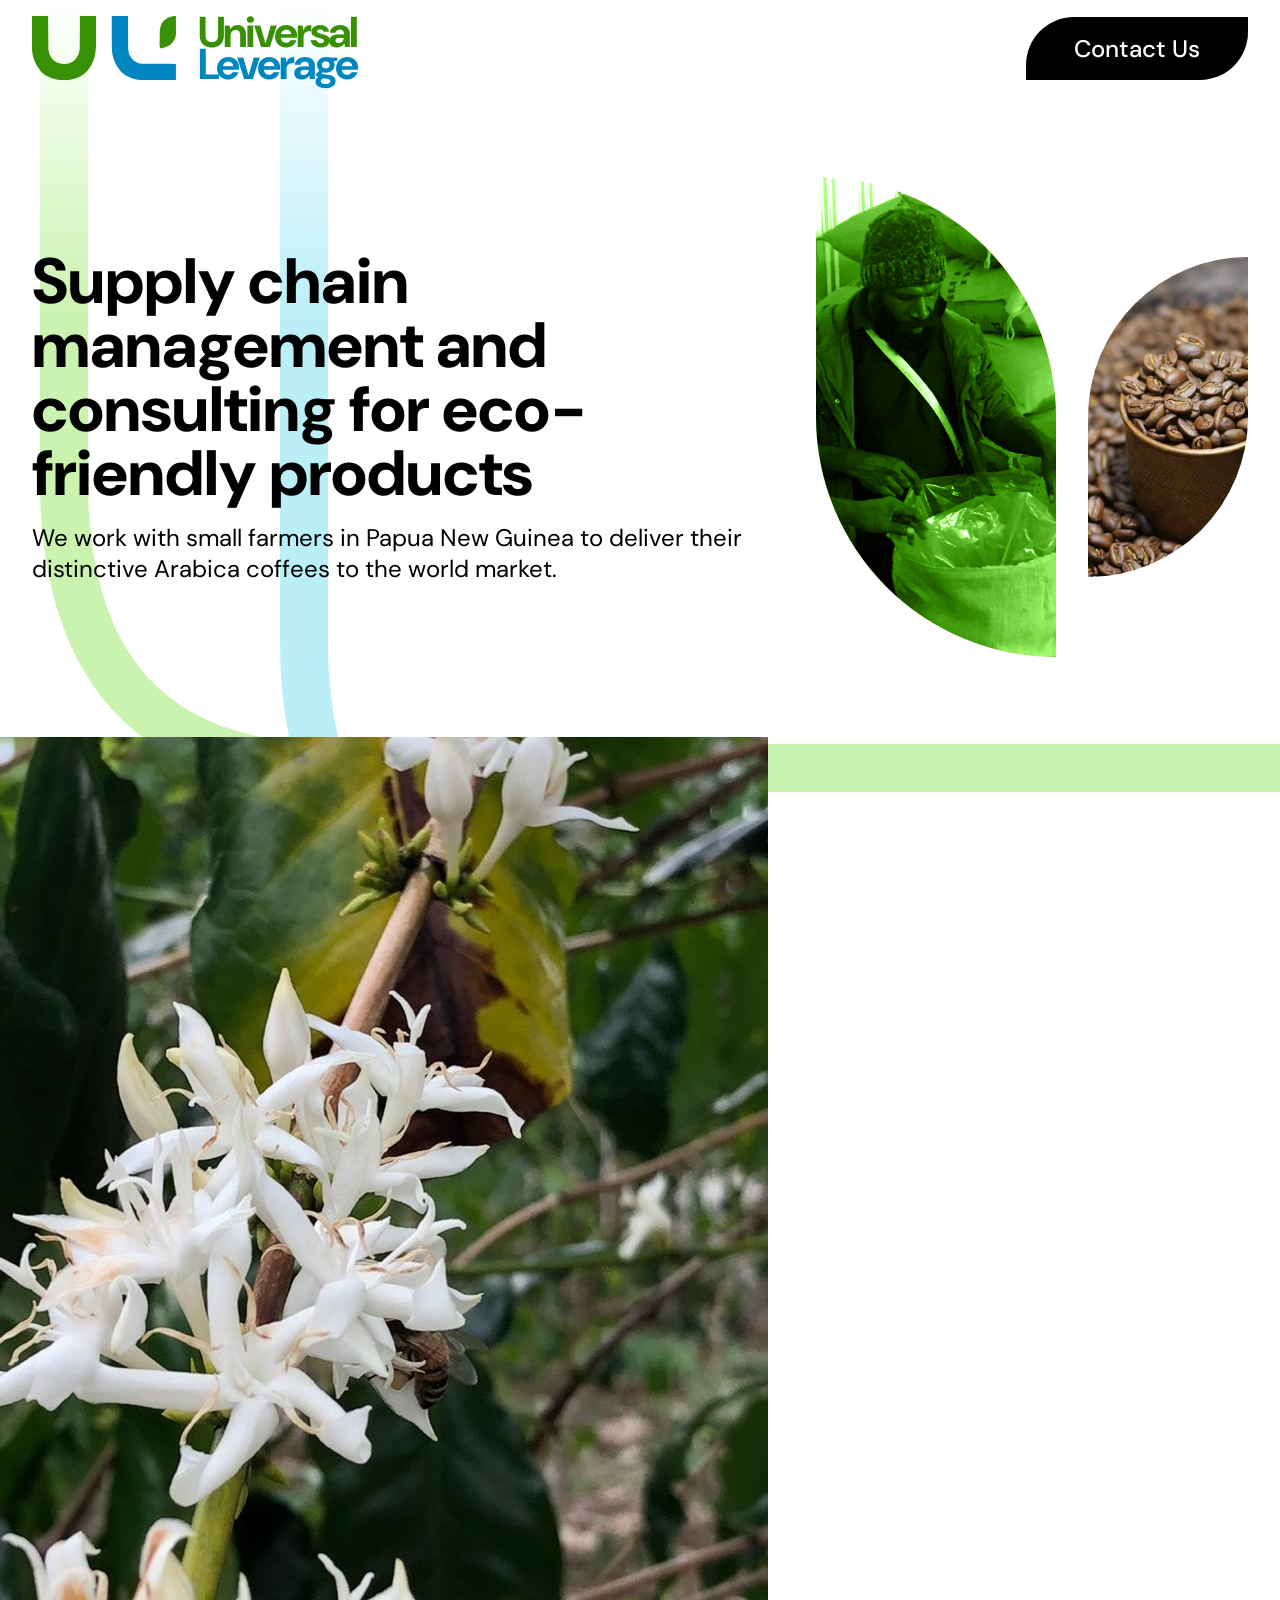
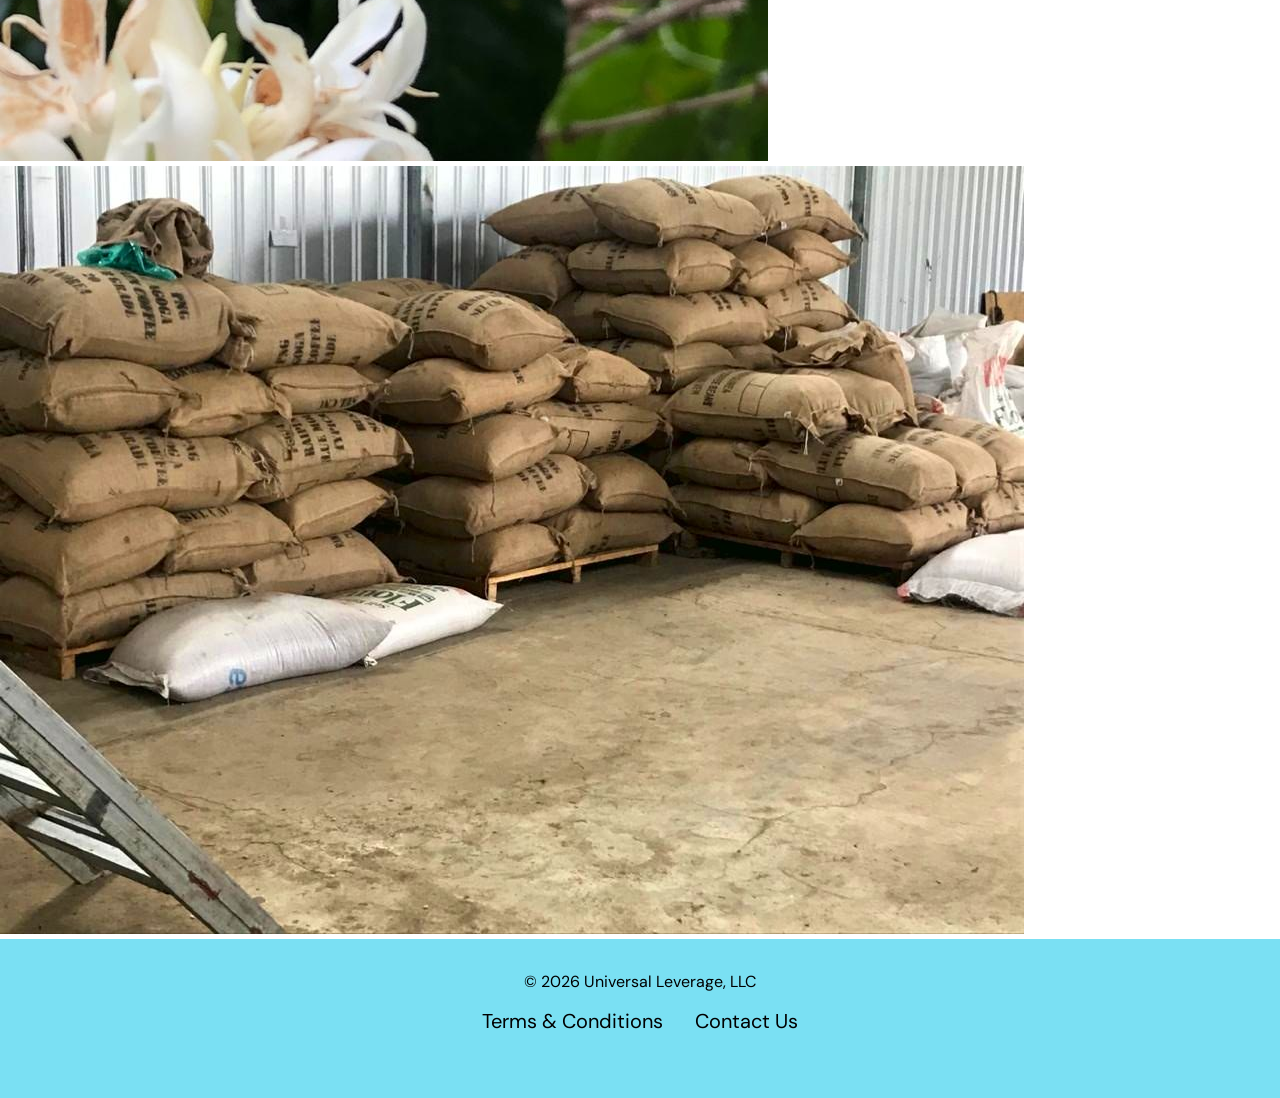
<file: index.html>
<!doctype html>

<html lang="en" dir="ltr">

<head>
    <meta charset="utf-8" />
    <meta name="viewport" content="width=device-width, initial-scale=1.0" />
    <link
        href="https://fonts.googleapis.com/css2?family=DM+Sans:ital,opsz,wght@0,9..40,100..1000;1,9..40,100..1000&display=swap"
        rel="stylesheet">
    <title>Papua New Guinea Coffee | Universal Leverage</title>
    <link rel="stylesheet" type="text/css" href="styles.css" />
</head>


<body>

    <div class="site-banner">
        <div class="site-banner-content contained">
            <a href="/" class="site-logo">
                <svg version="1.1" xmlns="http://www.w3.org/2000/svg" height="64" viewBox="0 0 886 394"
                    aria-hidden="true">
                    <path
                        d="M0 0 C32.67 0 65.34 0 99 0 C99.10957031 14.11007813 99.21914062 28.22015625 99.33203125 42.7578125 C99.40796144 51.72657944 99.48460602 60.69533099 99.56445312 69.6640625 C99.6909023 83.88210756 99.81453466 98.10013495 99.91918945 112.31835938 C99.99544523 122.67651122 100.08173101 133.03452471 100.17966861 143.39249504 C100.23110394 148.86828852 100.2777832 154.34402245 100.31241798 159.8199501 C100.34529462 164.99271063 100.39175915 170.16518483 100.44787407 175.33774376 C100.46602143 177.21837917 100.47954602 179.09906699 100.48763275 180.97977257 C100.56583695 198.01571503 101.70714023 215.54635438 106.6875 231.9375 C106.94313721 232.79537109 107.19877441 233.65324219 107.4621582 234.53710938 C114.15941926 255.92043588 128.06825772 272.67644618 147.80102539 283.28344727 C173.23366002 296.29455965 202.91556687 298.92573201 230.390625 290.78125 C253.93571058 282.99809708 271.36535801 265.47065532 282.8190918 243.86547852 C289.9393846 229.62647484 293.02923848 214.58262361 293.54272461 198.7902832 C293.58454581 197.52878354 293.62636702 196.26728388 293.66945553 194.96755695 C294.21433866 177.42014053 294.22878728 159.86275552 294.30332303 142.30848098 C294.32557899 137.28509052 294.35276899 132.26172649 294.37937927 127.23835754 C294.42878225 117.7761915 294.47390955 108.31401038 294.51740164 98.85181552 C294.57659202 86.03000262 294.64258837 73.20822473 294.70815182 60.38644314 C294.81090416 40.25765254 294.90473718 20.12883067 295 0 C327.67 0 360.34 0 394 0 C394.16121214 50.78182312 394.16121214 50.78182312 394.1953125 72.21484375 C394.21896082 86.95920436 394.24661856 101.70347292 394.30175781 116.44775391 C394.34191263 127.19040354 394.36750013 137.93297782 394.37635398 148.67570043 C394.38152075 154.35189613 394.39346512 160.02787645 394.42292023 165.70400238 C394.72873832 227.08108866 384.72190952 288.73320649 342 336 C341.27554687 336.8559375 340.55109375 337.711875 339.8046875 338.59375 C316.22355625 366.09056725 280.91644003 382.51974496 246 390 C245.08476562 390.19754883 244.16953125 390.39509766 243.2265625 390.59863281 C214.59476207 396.46124342 181.66230452 396.91984412 153 391 C151.98357422 390.79068848 150.96714844 390.58137695 149.91992188 390.36572266 C130.41045889 386.22157485 112.55593683 380.46014467 95 371 C93.95199219 370.44570313 92.90398437 369.89140625 91.82421875 369.3203125 C74.15311738 359.53684181 58.17469749 345.02657918 46 329 C45.26394531 328.06800781 44.52789062 327.13601563 43.76953125 326.17578125 C23.92512874 300.59323825 11.19315641 269.70452382 4.25 238.25 C4.05132324 237.35265137 3.85264648 236.45530273 3.64794922 235.53076172 C0.48378589 220.52335466 -0.28547321 206.12117943 -0.22705078 190.83618164 C-0.22648548 188.74532578 -0.22680555 186.65446952 -0.22793579 184.56361389 C-0.22850565 178.93241486 -0.21681127 173.30130239 -0.20278788 167.67012334 C-0.19021882 161.76848502 -0.18910517 155.86684434 -0.18673706 149.9651947 C-0.18054035 138.80964557 -0.16415417 127.65413601 -0.14403808 116.49860424 C-0.1174248 101.40995528 -0.10669181 86.32129536 -0.09503365 71.23262882 C-0.07627216 47.48838962 -0.03641443 23.74423389 0 0 Z "
                        class="logo-green" transform="translate(0,0)" />
                    <path
                        d="M0 0 C33 0 66 0 100 0 C100.06058594 13.54417969 100.12117187 27.08835937 100.18359375 41.04296875 C100.22411492 49.65169545 100.2648649 58.26042007 100.30664062 66.86914062 C100.37282611 80.51667224 100.43810916 94.16420366 100.49731445 107.81176758 C100.54045038 117.75414521 100.58679831 127.69650201 100.63687855 137.63884717 C100.66324514 142.89497364 100.68808811 148.15109661 100.70907402 153.40724754 C100.72894835 158.3722108 100.75317376 163.33713528 100.78049088 168.30206299 C100.78970133 170.10736179 100.79743064 171.91266898 100.80341911 173.71798134 C100.83584776 183.21643174 101.00262204 192.69962547 101.40736389 202.19013977 C101.44005416 203.04058969 101.47274444 203.8910396 101.50642532 204.76726073 C102.69610609 229.85501618 114.26675449 254.21926382 132.37304688 271.53466797 C147.80450207 285.43316648 167.03885484 294.13339885 187.92172241 294.15821838 C189.2524832 294.16562535 189.2524832 294.16562535 190.61012805 294.17318195 C193.57650931 294.18851382 196.542869 294.19690588 199.50927734 294.20532227 C201.63821603 294.21490418 203.76715283 294.22491444 205.89608765 294.23532104 C211.67239553 294.26234223 217.44871156 294.2833669 223.22504759 294.30332303 C229.26289064 294.32519975 235.30070865 294.3525802 241.33853149 294.37937927 C252.77059222 294.42928334 264.20266686 294.47423067 275.63475478 294.51740164 C291.08394388 294.57602845 306.53310005 294.64230306 321.98225975 294.70815182 C346.3214843 294.81169074 370.66073713 294.90500371 395 295 C395 327.67 395 360.34 395 394 C341.5492204 394.1209091 341.5492204 394.1209091 319.03515625 394.14648438 C303.53105672 394.16423871 288.02700634 394.18503393 272.52294922 394.22631836 C261.22805745 394.25638002 249.93320582 394.2756125 238.63827515 394.28226548 C232.66714504 394.28614955 226.69612967 394.29516765 220.72503662 394.31719017 C215.0845483 394.33782132 209.44422006 394.34378106 203.80369759 394.33932304 C201.75292142 394.34013651 199.70213889 394.34594132 197.6513958 394.35761642 C162.22291459 394.54911807 127.28916968 388.07313561 96 371 C94.94425781 370.43539063 93.88851562 369.87078125 92.80078125 369.2890625 C75.07232637 359.41674645 59.21269498 345.14321751 47 329 C46.26523437 328.06929688 45.53046875 327.13859375 44.7734375 326.1796875 C18.08160514 291.78299631 1.09390108 245.04087239 0.79467773 201.48339844 C0.78478097 200.56944998 0.7748842 199.65550152 0.76468754 198.71385765 C0.7331079 195.67905585 0.70821699 192.64424064 0.68359375 189.609375 C0.66284598 187.4299187 0.64180176 185.2504652 0.6204834 183.0710144 C0.56450364 177.18686829 0.51513896 171.30268416 0.46757126 165.41846466 C0.43751645 161.75200619 0.40567347 158.08556729 0.37332153 154.41912842 C0.13044369 126.69367385 -0.03596281 98.96873729 -0.0625 71.2421875 C-0.06353729 70.15937626 -0.06457458 69.07656502 -0.06564331 67.96094131 C-0.0831994 45.30727022 -0.03245507 22.65363939 0 0 Z "
                        class="logo-blue" transform="translate(491,0)" />
                    <path
                        d="M0 0 C1.06017334 0.00676758 2.12034668 0.01353516 3.21264648 0.02050781 C4.40869507 0.03355957 4.40869507 0.03355957 5.62890625 0.046875 C5.72283289 15.00810835 5.79312003 29.96931864 5.83615494 44.93078518 C5.85667831 51.87949486 5.88459996 58.82802012 5.93066406 65.77661133 C5.97517372 72.49398872 5.99810595 79.21113587 6.00841522 85.92866707 C6.01575338 88.47965555 6.03008158 91.0306347 6.05182648 93.58154106 C6.19266704 110.80300977 5.83609579 127.23588362 -2.12109375 142.921875 C-2.63651733 143.97290405 -2.63651733 143.97290405 -3.16235352 145.04516602 C-6.27326865 151.20535893 -9.97217711 156.72452166 -14.37109375 162.046875 C-15.0465625 162.88476562 -15.72203125 163.72265625 -16.41796875 164.5859375 C-29.32164107 179.79720085 -45.94716889 188.6027468 -64.8828125 194.015625 C-67.61064844 194.8220625 -70.0908334 195.71877167 -72.68359375 196.859375 C-77.65315713 198.45974287 -82.20237013 198.90562845 -87.37109375 198.046875 C-91.72358859 195.02677654 -93.05607571 192.06800868 -94.37109375 187.046875 C-94.62877996 183.95353285 -94.59691886 180.88092535 -94.55395508 177.77880859 C-94.54931244 176.86396194 -94.5446698 175.9491153 -94.53988647 175.00654602 C-94.52153328 171.98595136 -94.48796892 168.96575886 -94.453125 165.9453125 C-94.4345393 163.82704082 -94.41645573 161.70876467 -94.39884949 159.59048462 C-94.35934823 155.14355623 -94.31201478 150.69679329 -94.25952148 146.25 C-94.19375896 140.60682862 -94.14977462 134.96373916 -94.11226368 129.32031822 C-94.0801673 124.93757097 -94.03477054 120.55503145 -93.98578453 116.17244339 C-93.96435218 114.09569916 -93.94715276 112.01890603 -93.93461037 109.94208908 C-93.74982156 82.08591801 -90.86258569 53.59396685 -71.37109375 32.046875 C-70.71753906 31.30050781 -70.06398438 30.55414062 -69.390625 29.78515625 C-52.51279682 11.64069932 -24.66033404 -0.20536017 0 0 Z "
                        class="logo-green" transform="translate(880.37109375,-0.04687499999999999)" />
                </svg>

                <span class="site-logo-text">
                    <span class="site-logo-text-universal">Universal</span>
                    <span class="site-logo-text-leverage">Leverage</span>
                </span>
            </a>
            <a href="/contact" class="contact-button">Contact Us</a>
            <!-- <nav aria-label="Main">
                <ul class="main-nav-links">
                    <li><a href="/about-us">About us</a></li>
                    <li><a href="/our-coffee">Our coffee</a></li>
                    <li><a href="/our-partners">Our partners</a></li>
                    <li><a href="mailto:sidryoo1757g@gmail.com">Contact Us</a></li>
                </ul>
            </nav> -->
        </div>
    </div>

    <main>
        <div class="contained">
            <div class="hero">
                <div class="hero-text">
                    <h1 class="visually-hidden">Universal Leverage</h1>
                    <div class="hero-bigtext">Supply chain management and consulting for eco-friendly products</div>
                    <div class="tagline">We work with small farmers in Papua New Guinea to deliver their distinctive
                        Arabica coffees to the world market.</div>
                </div>
                <div class="hero-images">
                    <div class="hero-img hero-img--big">
                        <img src="/public/coffeeinspection.jpg" width="500" />
                    </div>
                    <div class="">
                        <div class="hero-img hero-img--small">
                            <img src="/public/coffeecup.jpg" width="500" />
                        </div>
                        <!-- <div class="hero-leaf"></div> -->
                    </div>
                </div>
            </div>
        </div>
    </main>


    <div class="lshape-container">

        <svg class="lshape l1" viewBox="0 -100 200 200" width="2000">
            <!-- <path d="M 0 -160 V 40 C 0 62, 13 62, 22 62 H 200"></path> -->
            <!-- <path d="M 2 -160 V 40 C 2 60, 15 60, 22 60 H 200"></path> -->
            <path d="M 4 -160 V 40 C 4 58, 17 58, 22 58 H 200"></path>
        </svg>

        <svg class="lshape l2" viewBox="0 -100 200 200" width="2000">
            <!-- <path d="M 0 -160 V 40 C 0 62, 13 62, 22 62 H 200"></path> -->
            <!-- <path d="M 2 -160 V 40 C 2 60, 15 60, 22 60 H 200"></path> -->
            <path d="M 4 -160 V 40 C 4 58, 17 58, 22 58 H 200"></path>
        </svg>

        <svg class="lshape l3" viewBox="0 -100 200 200" width="2000">
            <!-- <path d="M 0 -160 V 40 C 0 62, 13 62, 22 62 H 200"></path> -->
            <!-- <path d="M 2 -160 V 40 C 2 60, 15 60, 22 60 H 200"></path> -->
            <path d="M 4 -160 V 40 C 4 58, 17 58, 22 58 H 200"></path>
        </svg>
    </div>

    <div class="showcase">
        <img src="/public/flowers.jpg" />
        <img src="/public/coffeebags.jpg" />
    </div>


    <footer class="site-footer">
        <div class="contained">
            <p class="copyright">© 2026 Universal Leverage, LLC</p>
            <nav aria-label="Footer links">
                <ul>
                    <li><a href="/terms">Terms & Conditions</a></li>
                    <li><a href="/contact">Contact Us</a></li>
                </ul>
            </nav>
        </div>
    </footer>


</body>



</html>
</file>
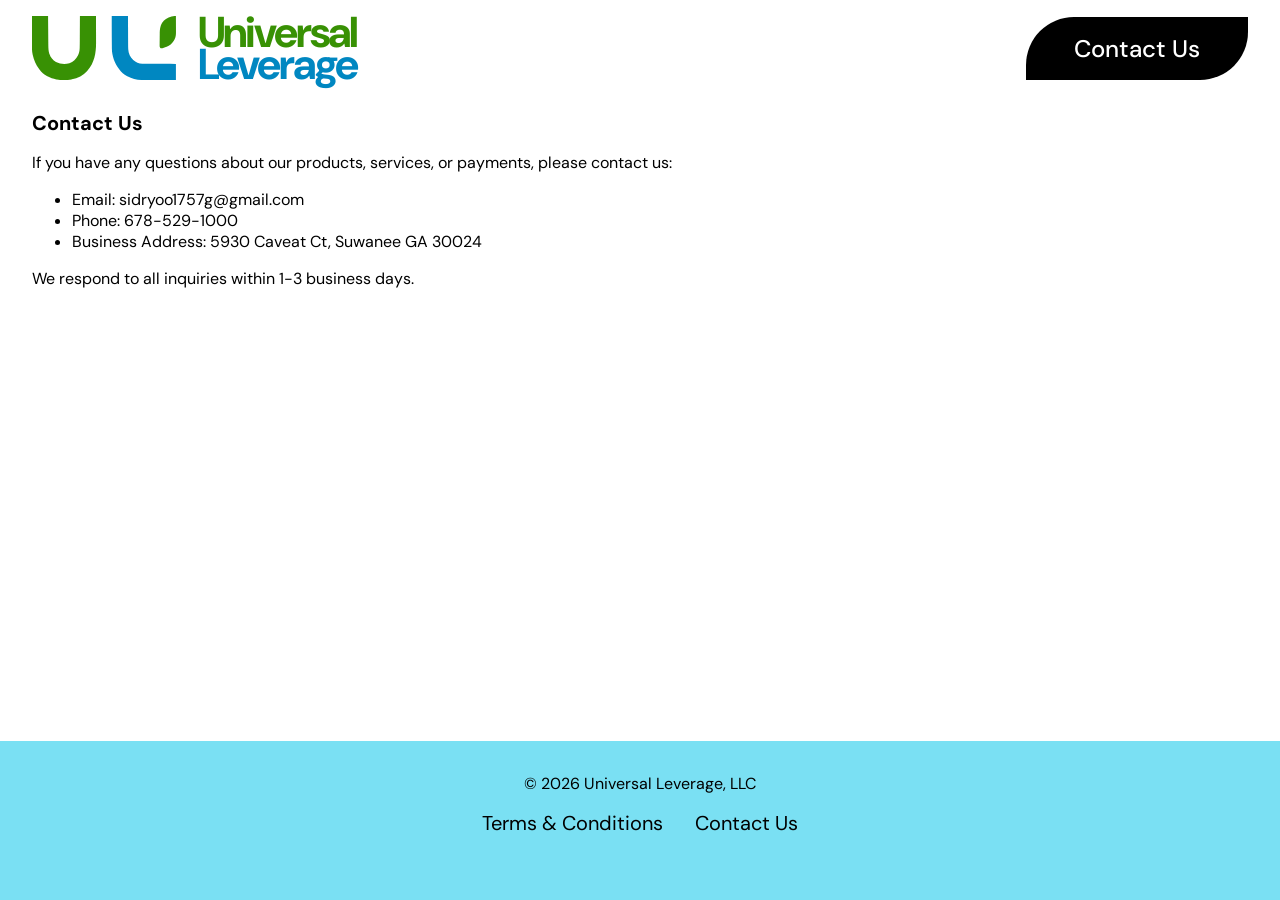
<file: contact/index.html>
<!doctype html>

<html lang="en" dir="ltr">

<head>
    <meta charset="utf-8" />
    <meta name="viewport" content="width=device-width, initial-scale=1.0" />
    <link
        href="https://fonts.googleapis.com/css2?family=DM+Sans:ital,opsz,wght@0,9..40,100..1000;1,9..40,100..1000&display=swap"
        rel="stylesheet">
    <title>Contact Us | Universal Leverage</title>
    <link rel="stylesheet" type="text/css" href="/styles.css" />
</head>


<body>

    <div class="site-banner">
        <div class="site-banner-content contained">
            <a href="/" class="site-logo">
                <svg version="1.1" xmlns="http://www.w3.org/2000/svg" height="64" viewBox="0 0 886 394"
                    aria-hidden="true">
                    <path
                        d="M0 0 C32.67 0 65.34 0 99 0 C99.10957031 14.11007813 99.21914062 28.22015625 99.33203125 42.7578125 C99.40796144 51.72657944 99.48460602 60.69533099 99.56445312 69.6640625 C99.6909023 83.88210756 99.81453466 98.10013495 99.91918945 112.31835938 C99.99544523 122.67651122 100.08173101 133.03452471 100.17966861 143.39249504 C100.23110394 148.86828852 100.2777832 154.34402245 100.31241798 159.8199501 C100.34529462 164.99271063 100.39175915 170.16518483 100.44787407 175.33774376 C100.46602143 177.21837917 100.47954602 179.09906699 100.48763275 180.97977257 C100.56583695 198.01571503 101.70714023 215.54635438 106.6875 231.9375 C106.94313721 232.79537109 107.19877441 233.65324219 107.4621582 234.53710938 C114.15941926 255.92043588 128.06825772 272.67644618 147.80102539 283.28344727 C173.23366002 296.29455965 202.91556687 298.92573201 230.390625 290.78125 C253.93571058 282.99809708 271.36535801 265.47065532 282.8190918 243.86547852 C289.9393846 229.62647484 293.02923848 214.58262361 293.54272461 198.7902832 C293.58454581 197.52878354 293.62636702 196.26728388 293.66945553 194.96755695 C294.21433866 177.42014053 294.22878728 159.86275552 294.30332303 142.30848098 C294.32557899 137.28509052 294.35276899 132.26172649 294.37937927 127.23835754 C294.42878225 117.7761915 294.47390955 108.31401038 294.51740164 98.85181552 C294.57659202 86.03000262 294.64258837 73.20822473 294.70815182 60.38644314 C294.81090416 40.25765254 294.90473718 20.12883067 295 0 C327.67 0 360.34 0 394 0 C394.16121214 50.78182312 394.16121214 50.78182312 394.1953125 72.21484375 C394.21896082 86.95920436 394.24661856 101.70347292 394.30175781 116.44775391 C394.34191263 127.19040354 394.36750013 137.93297782 394.37635398 148.67570043 C394.38152075 154.35189613 394.39346512 160.02787645 394.42292023 165.70400238 C394.72873832 227.08108866 384.72190952 288.73320649 342 336 C341.27554687 336.8559375 340.55109375 337.711875 339.8046875 338.59375 C316.22355625 366.09056725 280.91644003 382.51974496 246 390 C245.08476562 390.19754883 244.16953125 390.39509766 243.2265625 390.59863281 C214.59476207 396.46124342 181.66230452 396.91984412 153 391 C151.98357422 390.79068848 150.96714844 390.58137695 149.91992188 390.36572266 C130.41045889 386.22157485 112.55593683 380.46014467 95 371 C93.95199219 370.44570313 92.90398437 369.89140625 91.82421875 369.3203125 C74.15311738 359.53684181 58.17469749 345.02657918 46 329 C45.26394531 328.06800781 44.52789062 327.13601563 43.76953125 326.17578125 C23.92512874 300.59323825 11.19315641 269.70452382 4.25 238.25 C4.05132324 237.35265137 3.85264648 236.45530273 3.64794922 235.53076172 C0.48378589 220.52335466 -0.28547321 206.12117943 -0.22705078 190.83618164 C-0.22648548 188.74532578 -0.22680555 186.65446952 -0.22793579 184.56361389 C-0.22850565 178.93241486 -0.21681127 173.30130239 -0.20278788 167.67012334 C-0.19021882 161.76848502 -0.18910517 155.86684434 -0.18673706 149.9651947 C-0.18054035 138.80964557 -0.16415417 127.65413601 -0.14403808 116.49860424 C-0.1174248 101.40995528 -0.10669181 86.32129536 -0.09503365 71.23262882 C-0.07627216 47.48838962 -0.03641443 23.74423389 0 0 Z "
                        class="logo-green" transform="translate(0,0)" />
                    <path
                        d="M0 0 C33 0 66 0 100 0 C100.06058594 13.54417969 100.12117187 27.08835937 100.18359375 41.04296875 C100.22411492 49.65169545 100.2648649 58.26042007 100.30664062 66.86914062 C100.37282611 80.51667224 100.43810916 94.16420366 100.49731445 107.81176758 C100.54045038 117.75414521 100.58679831 127.69650201 100.63687855 137.63884717 C100.66324514 142.89497364 100.68808811 148.15109661 100.70907402 153.40724754 C100.72894835 158.3722108 100.75317376 163.33713528 100.78049088 168.30206299 C100.78970133 170.10736179 100.79743064 171.91266898 100.80341911 173.71798134 C100.83584776 183.21643174 101.00262204 192.69962547 101.40736389 202.19013977 C101.44005416 203.04058969 101.47274444 203.8910396 101.50642532 204.76726073 C102.69610609 229.85501618 114.26675449 254.21926382 132.37304688 271.53466797 C147.80450207 285.43316648 167.03885484 294.13339885 187.92172241 294.15821838 C189.2524832 294.16562535 189.2524832 294.16562535 190.61012805 294.17318195 C193.57650931 294.18851382 196.542869 294.19690588 199.50927734 294.20532227 C201.63821603 294.21490418 203.76715283 294.22491444 205.89608765 294.23532104 C211.67239553 294.26234223 217.44871156 294.2833669 223.22504759 294.30332303 C229.26289064 294.32519975 235.30070865 294.3525802 241.33853149 294.37937927 C252.77059222 294.42928334 264.20266686 294.47423067 275.63475478 294.51740164 C291.08394388 294.57602845 306.53310005 294.64230306 321.98225975 294.70815182 C346.3214843 294.81169074 370.66073713 294.90500371 395 295 C395 327.67 395 360.34 395 394 C341.5492204 394.1209091 341.5492204 394.1209091 319.03515625 394.14648438 C303.53105672 394.16423871 288.02700634 394.18503393 272.52294922 394.22631836 C261.22805745 394.25638002 249.93320582 394.2756125 238.63827515 394.28226548 C232.66714504 394.28614955 226.69612967 394.29516765 220.72503662 394.31719017 C215.0845483 394.33782132 209.44422006 394.34378106 203.80369759 394.33932304 C201.75292142 394.34013651 199.70213889 394.34594132 197.6513958 394.35761642 C162.22291459 394.54911807 127.28916968 388.07313561 96 371 C94.94425781 370.43539063 93.88851562 369.87078125 92.80078125 369.2890625 C75.07232637 359.41674645 59.21269498 345.14321751 47 329 C46.26523437 328.06929688 45.53046875 327.13859375 44.7734375 326.1796875 C18.08160514 291.78299631 1.09390108 245.04087239 0.79467773 201.48339844 C0.78478097 200.56944998 0.7748842 199.65550152 0.76468754 198.71385765 C0.7331079 195.67905585 0.70821699 192.64424064 0.68359375 189.609375 C0.66284598 187.4299187 0.64180176 185.2504652 0.6204834 183.0710144 C0.56450364 177.18686829 0.51513896 171.30268416 0.46757126 165.41846466 C0.43751645 161.75200619 0.40567347 158.08556729 0.37332153 154.41912842 C0.13044369 126.69367385 -0.03596281 98.96873729 -0.0625 71.2421875 C-0.06353729 70.15937626 -0.06457458 69.07656502 -0.06564331 67.96094131 C-0.0831994 45.30727022 -0.03245507 22.65363939 0 0 Z "
                        class="logo-blue" transform="translate(491,0)" />
                    <path
                        d="M0 0 C1.06017334 0.00676758 2.12034668 0.01353516 3.21264648 0.02050781 C4.40869507 0.03355957 4.40869507 0.03355957 5.62890625 0.046875 C5.72283289 15.00810835 5.79312003 29.96931864 5.83615494 44.93078518 C5.85667831 51.87949486 5.88459996 58.82802012 5.93066406 65.77661133 C5.97517372 72.49398872 5.99810595 79.21113587 6.00841522 85.92866707 C6.01575338 88.47965555 6.03008158 91.0306347 6.05182648 93.58154106 C6.19266704 110.80300977 5.83609579 127.23588362 -2.12109375 142.921875 C-2.63651733 143.97290405 -2.63651733 143.97290405 -3.16235352 145.04516602 C-6.27326865 151.20535893 -9.97217711 156.72452166 -14.37109375 162.046875 C-15.0465625 162.88476562 -15.72203125 163.72265625 -16.41796875 164.5859375 C-29.32164107 179.79720085 -45.94716889 188.6027468 -64.8828125 194.015625 C-67.61064844 194.8220625 -70.0908334 195.71877167 -72.68359375 196.859375 C-77.65315713 198.45974287 -82.20237013 198.90562845 -87.37109375 198.046875 C-91.72358859 195.02677654 -93.05607571 192.06800868 -94.37109375 187.046875 C-94.62877996 183.95353285 -94.59691886 180.88092535 -94.55395508 177.77880859 C-94.54931244 176.86396194 -94.5446698 175.9491153 -94.53988647 175.00654602 C-94.52153328 171.98595136 -94.48796892 168.96575886 -94.453125 165.9453125 C-94.4345393 163.82704082 -94.41645573 161.70876467 -94.39884949 159.59048462 C-94.35934823 155.14355623 -94.31201478 150.69679329 -94.25952148 146.25 C-94.19375896 140.60682862 -94.14977462 134.96373916 -94.11226368 129.32031822 C-94.0801673 124.93757097 -94.03477054 120.55503145 -93.98578453 116.17244339 C-93.96435218 114.09569916 -93.94715276 112.01890603 -93.93461037 109.94208908 C-93.74982156 82.08591801 -90.86258569 53.59396685 -71.37109375 32.046875 C-70.71753906 31.30050781 -70.06398438 30.55414062 -69.390625 29.78515625 C-52.51279682 11.64069932 -24.66033404 -0.20536017 0 0 Z "
                        class="logo-green" transform="translate(880.37109375,-0.04687499999999999)" />
                </svg>

                <span class="site-logo-text">
                    <span class="site-logo-text-universal">Universal</span>
                    <span class="site-logo-text-leverage">Leverage</span>
                </span>
            </a>
            <a href="/contact" class="contact-button">Contact Us</a>
            <!-- <nav aria-label="Main">
                <ul class="main-nav-links">
                    <li><a href="/about-us">About us</a></li>
                    <li><a href="/our-coffee">Our coffee</a></li>
                    <li><a href="/our-partners">Our partners</a></li>
                    <li><a href="mailto:sidryoo1757g@gmail.com">Contact Us</a></li>
                </ul>
            </nav> -->
        </div>
    </div>

    <main>
        <div class="contained">
            <h1>Contact Us</h1>
            <p>If you have any questions about our products, services, or payments, please contact us:</p>
            <ul>
                <li>Email: sidryoo1757g@gmail.com</li>
                <li>Phone: 678-529-1000</li>
                <li>Business Address: 5930 Caveat Ct, Suwanee GA 30024</li>
            </ul>
            <p>We respond to all inquiries within 1-3 business days.</p>
        </div>
    </main>



    <footer class="site-footer">
        <div class="contained">
            <p class="copyright">© 2026 Universal Leverage, LLC</p>
            <nav aria-label="Footer links">
                <ul>
                    <li><a href="/terms">Terms & Conditions</a></li>
                    <li><a href="/contact">Contact Us</a></li>
                </ul>
            </nav>
        </div>
    </footer>


</body>



</html>
</file>
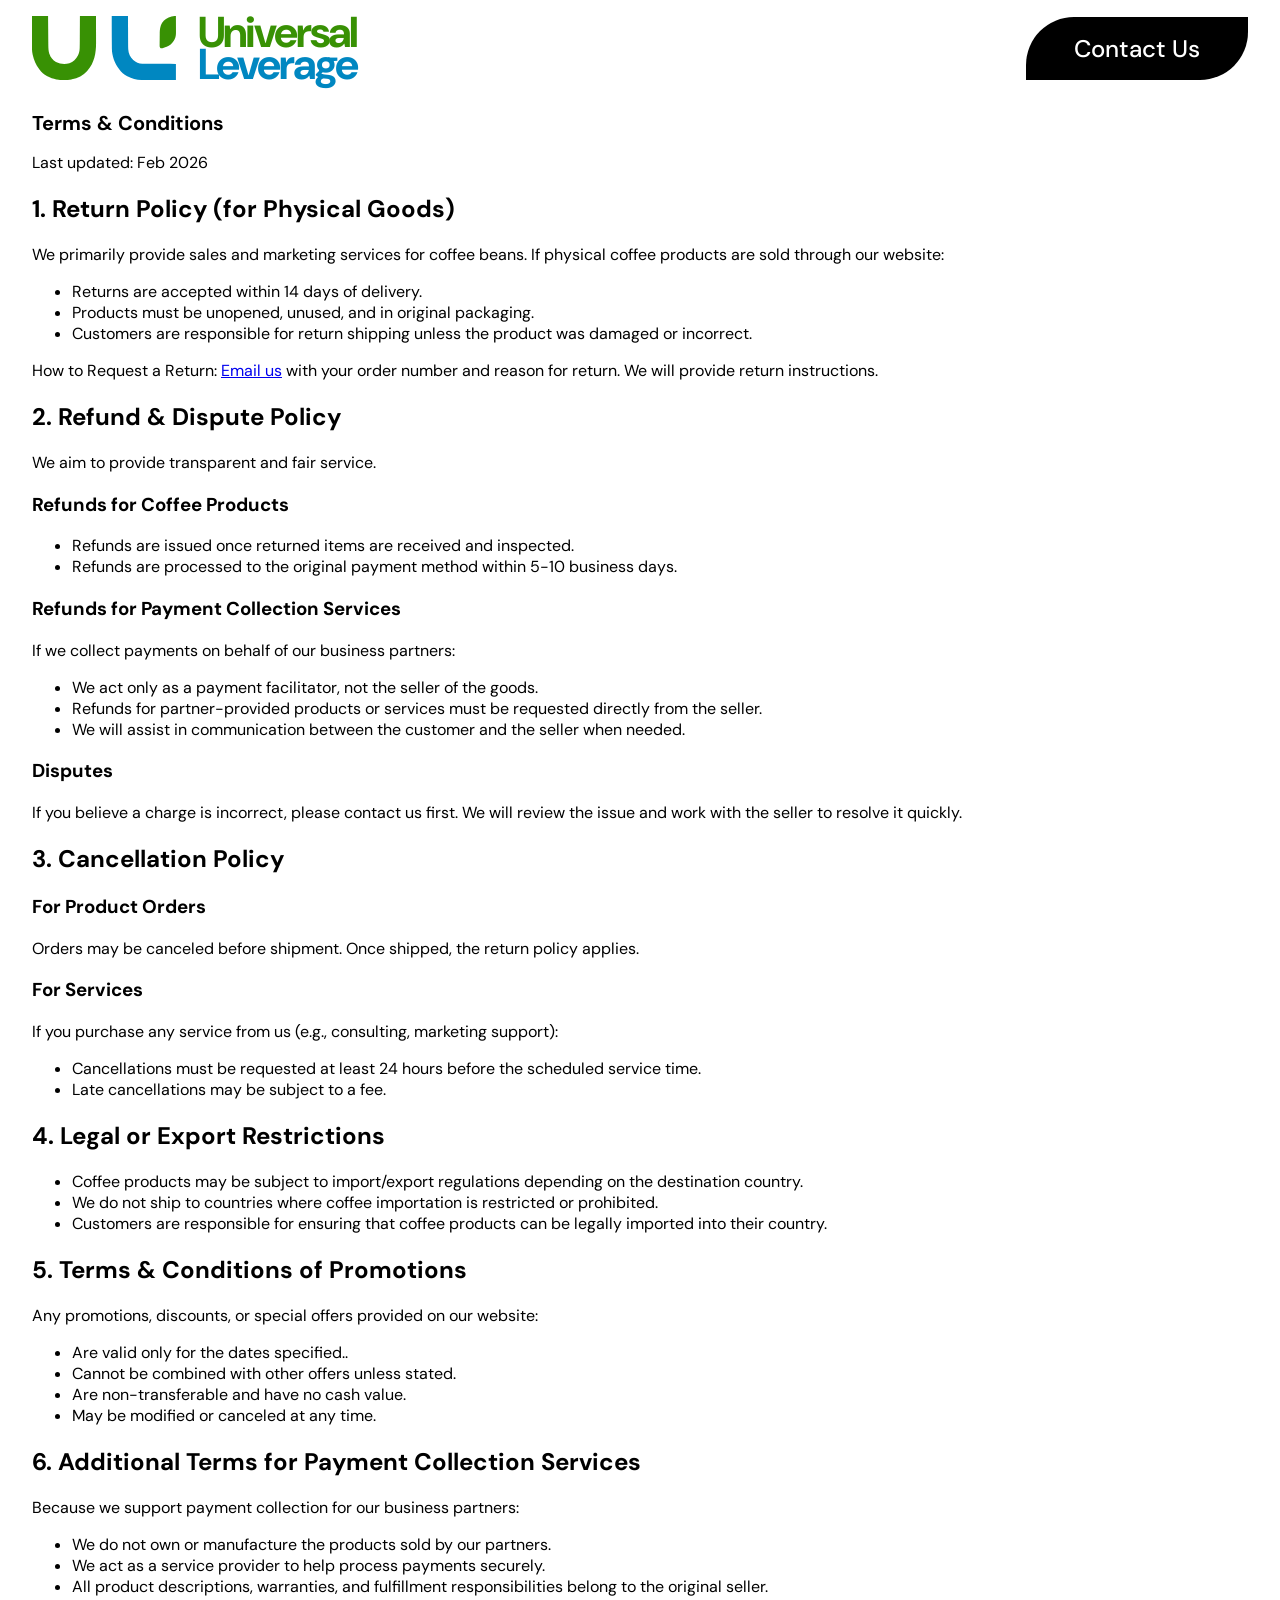
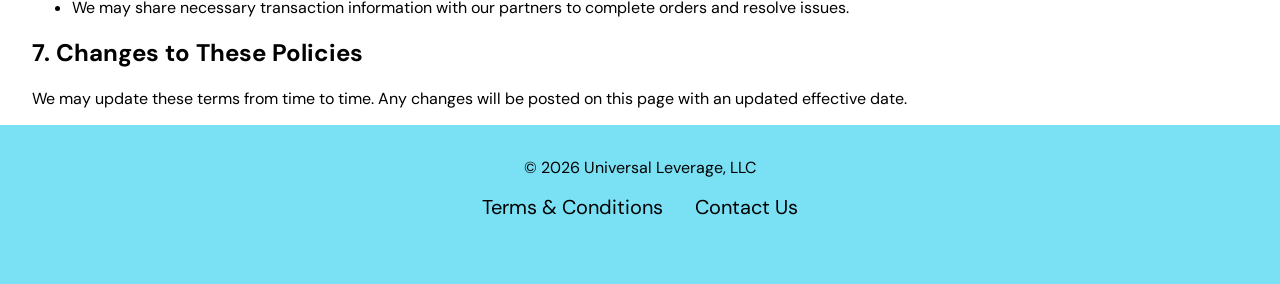
<file: terms/index.html>
<!doctype html>

<html lang="en" dir="ltr">

<head>
    <meta charset="utf-8" />
    <meta name="viewport" content="width=device-width, initial-scale=1.0" />
    <link
        href="https://fonts.googleapis.com/css2?family=DM+Sans:ital,opsz,wght@0,9..40,100..1000;1,9..40,100..1000&display=swap"
        rel="stylesheet">
    <title>Terms & Conditions | Universal Leverage</title>
    <link rel="stylesheet" type="text/css" href="/styles.css" />
</head>


<body>

    <div class="site-banner">
        <div class="site-banner-content contained">
            <a href="/" class="site-logo">
                <svg version="1.1" xmlns="http://www.w3.org/2000/svg" height="64" viewBox="0 0 886 394"
                    aria-hidden="true">
                    <path
                        d="M0 0 C32.67 0 65.34 0 99 0 C99.10957031 14.11007813 99.21914062 28.22015625 99.33203125 42.7578125 C99.40796144 51.72657944 99.48460602 60.69533099 99.56445312 69.6640625 C99.6909023 83.88210756 99.81453466 98.10013495 99.91918945 112.31835938 C99.99544523 122.67651122 100.08173101 133.03452471 100.17966861 143.39249504 C100.23110394 148.86828852 100.2777832 154.34402245 100.31241798 159.8199501 C100.34529462 164.99271063 100.39175915 170.16518483 100.44787407 175.33774376 C100.46602143 177.21837917 100.47954602 179.09906699 100.48763275 180.97977257 C100.56583695 198.01571503 101.70714023 215.54635438 106.6875 231.9375 C106.94313721 232.79537109 107.19877441 233.65324219 107.4621582 234.53710938 C114.15941926 255.92043588 128.06825772 272.67644618 147.80102539 283.28344727 C173.23366002 296.29455965 202.91556687 298.92573201 230.390625 290.78125 C253.93571058 282.99809708 271.36535801 265.47065532 282.8190918 243.86547852 C289.9393846 229.62647484 293.02923848 214.58262361 293.54272461 198.7902832 C293.58454581 197.52878354 293.62636702 196.26728388 293.66945553 194.96755695 C294.21433866 177.42014053 294.22878728 159.86275552 294.30332303 142.30848098 C294.32557899 137.28509052 294.35276899 132.26172649 294.37937927 127.23835754 C294.42878225 117.7761915 294.47390955 108.31401038 294.51740164 98.85181552 C294.57659202 86.03000262 294.64258837 73.20822473 294.70815182 60.38644314 C294.81090416 40.25765254 294.90473718 20.12883067 295 0 C327.67 0 360.34 0 394 0 C394.16121214 50.78182312 394.16121214 50.78182312 394.1953125 72.21484375 C394.21896082 86.95920436 394.24661856 101.70347292 394.30175781 116.44775391 C394.34191263 127.19040354 394.36750013 137.93297782 394.37635398 148.67570043 C394.38152075 154.35189613 394.39346512 160.02787645 394.42292023 165.70400238 C394.72873832 227.08108866 384.72190952 288.73320649 342 336 C341.27554687 336.8559375 340.55109375 337.711875 339.8046875 338.59375 C316.22355625 366.09056725 280.91644003 382.51974496 246 390 C245.08476562 390.19754883 244.16953125 390.39509766 243.2265625 390.59863281 C214.59476207 396.46124342 181.66230452 396.91984412 153 391 C151.98357422 390.79068848 150.96714844 390.58137695 149.91992188 390.36572266 C130.41045889 386.22157485 112.55593683 380.46014467 95 371 C93.95199219 370.44570313 92.90398437 369.89140625 91.82421875 369.3203125 C74.15311738 359.53684181 58.17469749 345.02657918 46 329 C45.26394531 328.06800781 44.52789062 327.13601563 43.76953125 326.17578125 C23.92512874 300.59323825 11.19315641 269.70452382 4.25 238.25 C4.05132324 237.35265137 3.85264648 236.45530273 3.64794922 235.53076172 C0.48378589 220.52335466 -0.28547321 206.12117943 -0.22705078 190.83618164 C-0.22648548 188.74532578 -0.22680555 186.65446952 -0.22793579 184.56361389 C-0.22850565 178.93241486 -0.21681127 173.30130239 -0.20278788 167.67012334 C-0.19021882 161.76848502 -0.18910517 155.86684434 -0.18673706 149.9651947 C-0.18054035 138.80964557 -0.16415417 127.65413601 -0.14403808 116.49860424 C-0.1174248 101.40995528 -0.10669181 86.32129536 -0.09503365 71.23262882 C-0.07627216 47.48838962 -0.03641443 23.74423389 0 0 Z "
                        class="logo-green" transform="translate(0,0)" />
                    <path
                        d="M0 0 C33 0 66 0 100 0 C100.06058594 13.54417969 100.12117187 27.08835937 100.18359375 41.04296875 C100.22411492 49.65169545 100.2648649 58.26042007 100.30664062 66.86914062 C100.37282611 80.51667224 100.43810916 94.16420366 100.49731445 107.81176758 C100.54045038 117.75414521 100.58679831 127.69650201 100.63687855 137.63884717 C100.66324514 142.89497364 100.68808811 148.15109661 100.70907402 153.40724754 C100.72894835 158.3722108 100.75317376 163.33713528 100.78049088 168.30206299 C100.78970133 170.10736179 100.79743064 171.91266898 100.80341911 173.71798134 C100.83584776 183.21643174 101.00262204 192.69962547 101.40736389 202.19013977 C101.44005416 203.04058969 101.47274444 203.8910396 101.50642532 204.76726073 C102.69610609 229.85501618 114.26675449 254.21926382 132.37304688 271.53466797 C147.80450207 285.43316648 167.03885484 294.13339885 187.92172241 294.15821838 C189.2524832 294.16562535 189.2524832 294.16562535 190.61012805 294.17318195 C193.57650931 294.18851382 196.542869 294.19690588 199.50927734 294.20532227 C201.63821603 294.21490418 203.76715283 294.22491444 205.89608765 294.23532104 C211.67239553 294.26234223 217.44871156 294.2833669 223.22504759 294.30332303 C229.26289064 294.32519975 235.30070865 294.3525802 241.33853149 294.37937927 C252.77059222 294.42928334 264.20266686 294.47423067 275.63475478 294.51740164 C291.08394388 294.57602845 306.53310005 294.64230306 321.98225975 294.70815182 C346.3214843 294.81169074 370.66073713 294.90500371 395 295 C395 327.67 395 360.34 395 394 C341.5492204 394.1209091 341.5492204 394.1209091 319.03515625 394.14648438 C303.53105672 394.16423871 288.02700634 394.18503393 272.52294922 394.22631836 C261.22805745 394.25638002 249.93320582 394.2756125 238.63827515 394.28226548 C232.66714504 394.28614955 226.69612967 394.29516765 220.72503662 394.31719017 C215.0845483 394.33782132 209.44422006 394.34378106 203.80369759 394.33932304 C201.75292142 394.34013651 199.70213889 394.34594132 197.6513958 394.35761642 C162.22291459 394.54911807 127.28916968 388.07313561 96 371 C94.94425781 370.43539063 93.88851562 369.87078125 92.80078125 369.2890625 C75.07232637 359.41674645 59.21269498 345.14321751 47 329 C46.26523437 328.06929688 45.53046875 327.13859375 44.7734375 326.1796875 C18.08160514 291.78299631 1.09390108 245.04087239 0.79467773 201.48339844 C0.78478097 200.56944998 0.7748842 199.65550152 0.76468754 198.71385765 C0.7331079 195.67905585 0.70821699 192.64424064 0.68359375 189.609375 C0.66284598 187.4299187 0.64180176 185.2504652 0.6204834 183.0710144 C0.56450364 177.18686829 0.51513896 171.30268416 0.46757126 165.41846466 C0.43751645 161.75200619 0.40567347 158.08556729 0.37332153 154.41912842 C0.13044369 126.69367385 -0.03596281 98.96873729 -0.0625 71.2421875 C-0.06353729 70.15937626 -0.06457458 69.07656502 -0.06564331 67.96094131 C-0.0831994 45.30727022 -0.03245507 22.65363939 0 0 Z "
                        class="logo-blue" transform="translate(491,0)" />
                    <path
                        d="M0 0 C1.06017334 0.00676758 2.12034668 0.01353516 3.21264648 0.02050781 C4.40869507 0.03355957 4.40869507 0.03355957 5.62890625 0.046875 C5.72283289 15.00810835 5.79312003 29.96931864 5.83615494 44.93078518 C5.85667831 51.87949486 5.88459996 58.82802012 5.93066406 65.77661133 C5.97517372 72.49398872 5.99810595 79.21113587 6.00841522 85.92866707 C6.01575338 88.47965555 6.03008158 91.0306347 6.05182648 93.58154106 C6.19266704 110.80300977 5.83609579 127.23588362 -2.12109375 142.921875 C-2.63651733 143.97290405 -2.63651733 143.97290405 -3.16235352 145.04516602 C-6.27326865 151.20535893 -9.97217711 156.72452166 -14.37109375 162.046875 C-15.0465625 162.88476562 -15.72203125 163.72265625 -16.41796875 164.5859375 C-29.32164107 179.79720085 -45.94716889 188.6027468 -64.8828125 194.015625 C-67.61064844 194.8220625 -70.0908334 195.71877167 -72.68359375 196.859375 C-77.65315713 198.45974287 -82.20237013 198.90562845 -87.37109375 198.046875 C-91.72358859 195.02677654 -93.05607571 192.06800868 -94.37109375 187.046875 C-94.62877996 183.95353285 -94.59691886 180.88092535 -94.55395508 177.77880859 C-94.54931244 176.86396194 -94.5446698 175.9491153 -94.53988647 175.00654602 C-94.52153328 171.98595136 -94.48796892 168.96575886 -94.453125 165.9453125 C-94.4345393 163.82704082 -94.41645573 161.70876467 -94.39884949 159.59048462 C-94.35934823 155.14355623 -94.31201478 150.69679329 -94.25952148 146.25 C-94.19375896 140.60682862 -94.14977462 134.96373916 -94.11226368 129.32031822 C-94.0801673 124.93757097 -94.03477054 120.55503145 -93.98578453 116.17244339 C-93.96435218 114.09569916 -93.94715276 112.01890603 -93.93461037 109.94208908 C-93.74982156 82.08591801 -90.86258569 53.59396685 -71.37109375 32.046875 C-70.71753906 31.30050781 -70.06398438 30.55414062 -69.390625 29.78515625 C-52.51279682 11.64069932 -24.66033404 -0.20536017 0 0 Z "
                        class="logo-green" transform="translate(880.37109375,-0.04687499999999999)" />
                </svg>

                <span class="site-logo-text">
                    <span class="site-logo-text-universal">Universal</span>
                    <span class="site-logo-text-leverage">Leverage</span>
                </span>
            </a>
            <a href="/contact" class="contact-button">Contact Us</a>
            <!-- <nav aria-label="Main">
                <ul class="main-nav-links">
                    <li><a href="/about-us">About us</a></li>
                    <li><a href="/our-coffee">Our coffee</a></li>
                    <li><a href="/our-partners">Our partners</a></li>
                    <li><a href="mailto:sidryoo1757g@gmail.com">Contact Us</a></li>
                </ul>
            </nav> -->
        </div>
    </div>

    <main>
        <div class="contained">
            <h1>Terms & Conditions</h1>
            <p>Last updated: Feb 2026</p>
            <h2>1. Return Policy (for Physical Goods)</h2>
            <p>We primarily provide sales and marketing services for coffee beans. If physical
                coffee products are sold through our website:</p>
            <ul>
                <li>Returns are accepted within 14 days of delivery.</li>
                <li>Products must be unopened, unused, and in original packaging.</li>
                <li>Customers are responsible for return shipping unless the product was damaged or incorrect.</li>
            </ul>
            <p>How to Request a Return: <a href="mailto:sidryoo1757g@gmail.com">Email us</a> with your order number and
                reason for return. We will provide return instructions.</p>

            <h2>2. Refund &amp; Dispute Policy</h2>
            <p>We aim to provide transparent and fair service.</p>
            <h3>Refunds for Coffee Products</h3>
            <ul>
                <li>Refunds are issued once returned items are received and inspected.</li>
                <li>Refunds are processed to the original payment method within 5-10 business days.</li>
            </ul>
            <h3>Refunds for Payment Collection Services</h3>
            <p>If we collect payments on behalf of our business partners:</p>
            <ul>
                <li>We act only as a payment facilitator, not the seller of the goods.</li>
                <li>Refunds for partner-provided products or services must be requested directly from the seller.</li>
                <li>We will assist in communication between the customer and the seller when needed.</li>
            </ul>
            <h3>Disputes</h3>
            <p>If you believe a charge is incorrect, please contact us first. We will review the issue and work with the
                seller to resolve it quickly.</p>

            <h2>3. Cancellation Policy</h2>
            <h3>For Product Orders</h3>
            <p>Orders may be canceled before shipment. Once shipped, the return policy applies.</p>
            <h3>For Services</h3>
            <p>If you purchase any service from us (e.g., consulting, marketing support):</p>
            <ul>
                <li>Cancellations must be requested at least 24 hours before the scheduled service time.</li>
                <li>Late cancellations may be subject to a fee.</li>
            </ul>

            <h2>4. Legal or Export Restrictions</h2>
            <ul>
                <li>Coffee products may be subject to import/export regulations depending on the destination country.</li>
                <li>We do not ship to countries where coffee importation is restricted or prohibited.</li>
                <li>Customers are responsible for ensuring that coffee products can be legally imported into their country.</li>
            </ul>

            

            <h2>5. Terms & Conditions of Promotions</h2>
            <p>Any promotions, discounts, or special offers provided on our website:</p>
            <ul>
                <li>Are valid only for the dates specified..</li>
                <li>Cannot be combined with other offers unless stated.</li>
                <li>Are non-transferable and have no cash value.</li>
                <li>May be modified or canceled at any time.</li>
            </ul>

            <h2>6. Additional Terms for Payment Collection Services</h2>
            <p>Because we support payment collection for our business partners:</p>
            <ul>
                <li>We do not own or manufacture the products sold by our partners.</li>
                <li>We act as a service provider to help process payments securely.</li>
                <li>All product descriptions, warranties, and fulfillment responsibilities belong to the original seller.</li>
                <li>We may share necessary transaction information with our partners to complete orders and resolve issues.</li>
            </ul>

            <h2>7. Changes to These Policies</h2>
            <p>We may update these terms from time to time. Any changes will be posted on this page with an updated effective date.</p>

        </div>
    </main>



    <footer class="site-footer">
        <div class="contained">
            <p class="copyright">© 2026 Universal Leverage, LLC</p>
            <nav aria-label="Footer links">
                <ul>
                    <li><a href="/terms">Terms & Conditions</a></li>
                    <li><a href="/contact">Contact Us</a></li>
                </ul>
            </nav>
        </div>
    </footer>


</body>



</html>
</file>
<file: styles.css>
* {
    --logo-green: #389104;
    --logo-blue: #0087c1;
    --dark-green: rgb(44, 120, 0);
}

html {
    font-family: "DM Sans", sans-serif;
    font-size: 16px;
    background: rgb(255, 255, 255);
}

body {
    margin: 0;
    display: grid;
    grid-template-rows: auto 1fr auto;
    min-height: 100vh;
}

.site-logo {
    text-decoration: none;
    color: black;
    display: flex;
    font-size: 2rem;
}

.site-logo-text {
    font-size: 1.35em;
    letter-spacing: -0.05em;
    font-weight: 700;
    display: flex;
    line-height: 0.75;
    flex-direction: column;
    padding-left: 0.5em;
}

.site-logo-text-universal {
    color: var(--logo-green);
}

.site-logo-text-leverage {
    color: var(--logo-blue);
}

.site-logo svg {
    height: 2em;
}

.site-logo path.logo-blue {
    fill: var(--logo-blue);
}

.site-logo path.logo-green {
    fill: var(--logo-green);
}

.contained {
    margin: 0 auto;
    padding: 0 2rem;
    width: 100%;
    /* border: 1px solid green; */
    max-width: 96rem;
    box-sizing: border-box;
}

.site-banner {
    /* border: 1px solid red; */
    width: 100%;
    padding: 1rem 0;
    /* background: white; */
}

.site-banner-content {
    display: flex;
    justify-content: space-between;
    align-items: center;
}

.site-banner nav ul {
    display: flex;
    list-style: none;
}

.site-banner nav ul a {
    color: black;
    text-decoration: none;
    padding: 0 1rem;
    font-size: 1.25rem;
}

.site-banner nav ul a:hover,
.site-banner nav ul a:focus {
    text-decoration: underline;
}

h1 {
    font-size: 1.25rem;
    margin-bottom: 0;
}

.hero {
    display: flex;
    align-items: center;
    height: 40rem;
}

.hero-text {
    flex: 1 0 60%;
    color: black;
}

.hero-bigtext {
    font-size: 4rem;
    line-height: 1;
    font-weight: 800;
    /* width: 50%; */
}

.hero-images {
    width: 40%;
    flex: 1 0 auto;
    display: flex;
    align-items: center;
    justify-content: end;
    position: relative;
}

.hero-img,
.hero-leaf {
    width: 10em;
    height: 20em;
    overflow: hidden;
    position: relative;
}

.hero-leaf {
    background: #7ae0f3;
    font-size: 0.5rem;
    border-radius: 10em 0;
}

.hero-img--small {
    font-size: 1rem;
    border-radius: 20em 0;
}

.hero-img--big::before {
    content: '';
    mix-blend-mode: color;
    background: var(--logo-green);
    width: 100%;
    height: 100%;
    position: absolute;
    top: 0;
    left: 0;
}

.hero-img--big {
    font-size: 1.5rem;
    border-radius: 0 35em;
    margin-right: 2rem;
}

.hero-img img {
    height: 100%;
    width: auto;
    margin-left: -50%;
}

.tagline {
    margin-top: 1rem;
    font-size: 1.5rem;
    /* width: 50%; */
}

.visually-hidden:not(:focus):not(:active) {
    clip: rect(0 0 0 0);
    clip-path: inset(50%);
    height: 1px;
    overflow: hidden;
    position: absolute;
    white-space: nowrap;
    width: 1px;
}

.lshape-container {
    width: 100%;
    height: 100%;
    position: absolute;
    top: 0;
    left: 0;
    overflow: hidden;
    z-index: -5;
    pointer-events: none;
    display: flex;
    justify-content: center;
}

* {
    --border-green: rgb(147, 244, 147);
    --border-width: 10px;
}

svg.lshape {
    fill: none;
    stroke-width: 3;
    width: 200rem;
    opacity: 0.5;
}

.lshape-container::before {
    content: '';
    width: 100%;
    height: 20rem;
    background: linear-gradient(180deg, #ffffff 0%, rgba(0,0,0,0));
    position: absolute;
    top: 0;
    left: 0;
    z-index: 1;
}

@keyframes enter {
    0% {
        stroke-dasharray: 150 1000;
    }

    100% {
        stroke-dasharray: 1000 1000;
    }
}

.l1 {
    stroke: #97e861;
    position: absolute;
    margin-left: 120rem;
    margin-top: -110rem;
}


.l2 {
    stroke: #7ae0f3;
    /* transform:scaleX(-1); */
    position: absolute;
    margin-left: 150rem;
    margin-top: -100rem;
}

.showcase {}

.site-footer {

    background: #7ae0f3;
}

.site-footer .contained {
    text-align: center;
    font-size: 1.25rem;
    padding: 1rem 0 4rem 0;
}

.site-footer .copyright {
    font-size: 1rem;
}

.site-footer nav ul {
    list-style: none;
    padding: 0;
    margin: 0;
    display: flex;
    justify-content: center;
}

.site-footer nav ul a {
    color: black;
    text-decoration: none;
    padding: 0 0.5rem;
    margin: 0 0.5rem;
}

.site-footer nav ul a:hover,
.site-footer nav ul a:focus {
    text-decoration: underline;
}

.contact-button {
    padding: 1rem 3rem;
    color: white;
    background: black;
    font-size: 1.5rem;
    border-radius: 3rem 0 3rem 0;
    text-decoration: none;
    font-weight: 500;
}
.contact-button:hover,
.contact-button:focus {
    background: var(--logo-blue);
}
a:focus {
    outline: 6px solid black;
    outline-offset: 6px;
}
</file>
